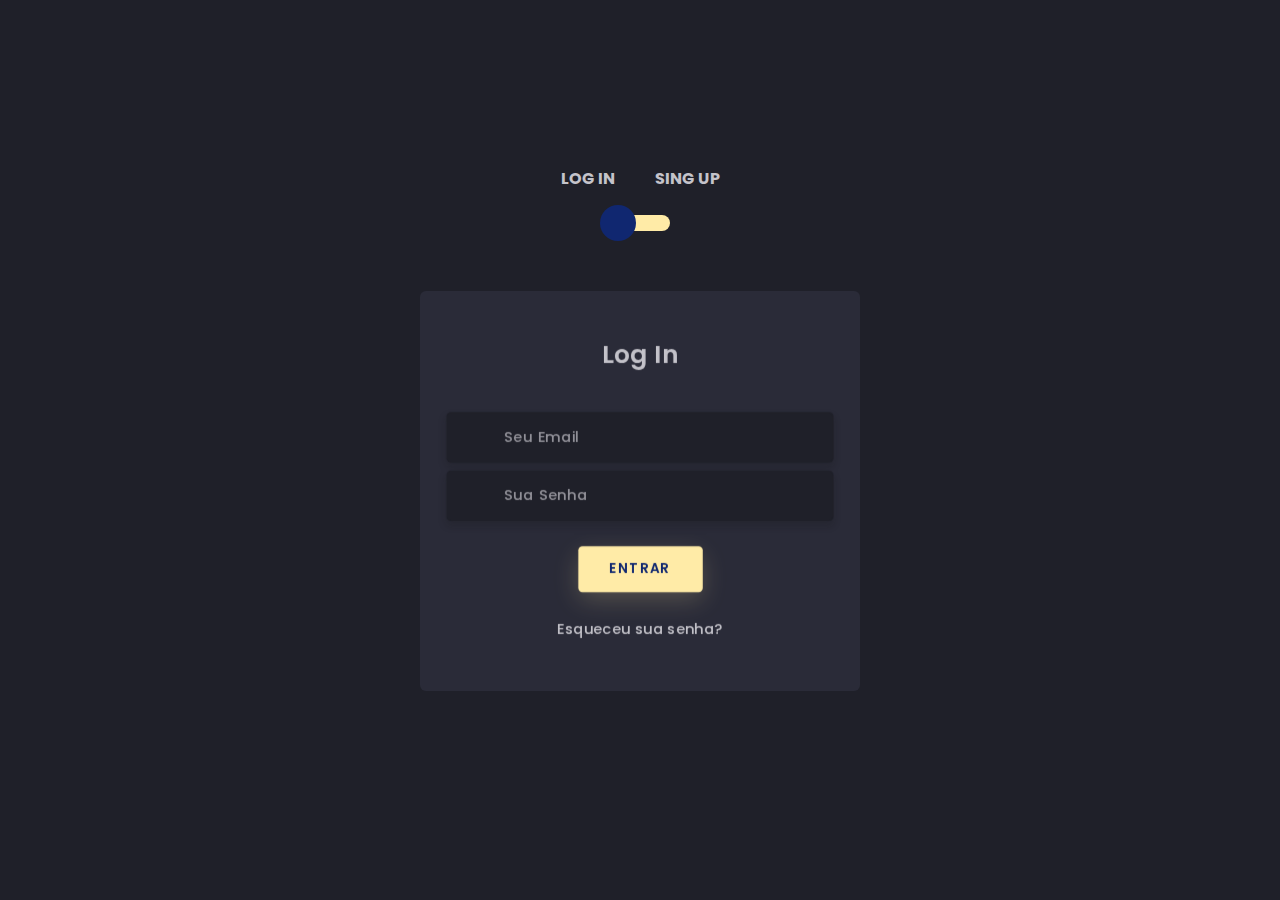
<file: welcome.html>
<!DOCTYPE html>
<html lang="en">
<head>
    <meta charset="UTF-8">
    <meta name="viewport" content="width=device-width, initial-scale=1.0">
    <title>PeaceInvesting</title>
    <link rel="stylesheet" href="https://cdnjs.cloudflare.com/ajax/libs/twitter-bootstrap/4.5.0/css/bootstrap.min.css">
    <link rel="stylesheet" href="https://unicons.iconscout.com/release/v2.1.9/css/unicons.css">
    <link rel="stylesheet" href="/css/welcome.css">
</head>
<body>

	<div class="section">
		<div class="container">
			<div class="row full-height justify-content-center">
				<div class="col-12 text-center align-self-center py-5">
					<div class="section pb-5 pt-5 pt-sm-2 text-center">
						<h6 class="mb-0 pb-3"><span>Log In</span><span>Sing Up</span></h6>
			          	<input class="checkbox" type="checkbox" id="reg-log" name="reg-log"/>
			          	<label for="reg-log"></label>
						<div class="card-3d-wrap mx-auto">
							<div class="card-3d-wrapper">
								<div class="card-front">
									<div class="center-wrap">
										<div class="section text-center">
											<h4 class="mb-4 pb-3">Log In</h4>
											<div class="form-group">
												<input type="email" name="logemail" class="form-style" placeholder="Seu Email" id="logemail" autocomplete="off">
												<i class="input-icon uil uil-at"></i>
											</div>	
											<div class="form-group mt-2">
												<input type="password" name="logpass" class="form-style" placeholder="Sua Senha" id="logpass" autocomplete="off">
												<i class="input-icon uil uil-lock-alt"></i>
											</div>
                                            <!-- SE LOG IN for VÁLIDO, CONECTAR COM O SISTEMA -->
											<a href="/view/index.html" class="btn mt-4">Entrar</a>
                            				<p class="mb-0 mt-4 text-center"><a href="#0" class="link">Esqueceu sua senha?</a></p>
				      					</div>
			      					</div>
			      				</div>
								<div class="card-back">
									<div class="center-wrap">
										<div class="section text-center">
											<h4 class="mb-4 pb-3">Sing Up</h4>
											<div class="form-group">
												<input type="text" name="logname" class="form-style" placeholder="Seu nome completo" id="logname" autocomplete="off">
												<i class="input-icon uil uil-user"></i>
											</div>	
											<div class="form-group mt-2">
												<input type="email" name="logemail" class="form-style" placeholder="Seu Email" id="logemail" autocomplete="off">
												<i class="input-icon uil uil-at"></i>
											</div>	
											<div class="form-group mt-2">
												<input type="password" name="logpass" class="form-style" placeholder="Sua Senha" id="logpass" autocomplete="off">
												<i class="input-icon uil uil-lock-alt"></i>
											</div>
                                            <!-- SE SING UP for VÁLIDO, CONECTAR COM O SISTEMA -->
											<a href="/view/index.html" class="btn mt-4">Cadastrar</a>
				      					</div>
			      					</div>
			      				</div>
			      			</div>
			      		</div>
			      	</div>
		      	</div>
	      	</div>
	    </div>
	</div>
</body>
</html>
</file>
<file: css/welcome.css>
/* Please ❤ this if you like it! */
@import url('https://fonts.googleapis.com/css?family=Poppins:400,500,600,700,800,900');

body{
	font-family: 'Poppins', sans-serif;
	font-weight: 300;
	font-size: 15px;
	line-height: 1.7;
	color: #c4c3ca;
	background-color: #1f2029;
	overflow-x: hidden;
}
a {
	cursor: pointer;
  transition: all 200ms linear;
}
a:hover {
	text-decoration: none;
}
.link {
  color: #c4c3ca;
}
.link:hover {
  color: #ffeba7;
}
p {
  font-weight: 500;
  font-size: 14px;
  line-height: 1.7;
}
h4 {
  font-weight: 600;
}
h6 span{
  padding: 0 20px;
  text-transform: uppercase;
  font-weight: 700;
}
.section{
  position: relative;
  width: 100%;
  display: block;
}
.full-height{
  min-height: 100vh;
}
[type="checkbox"]:checked,
[type="checkbox"]:not(:checked){
  position: absolute;
  left: -9999px;
}
.checkbox:checked + label,
.checkbox:not(:checked) + label{
  position: relative;
  display: block;
  text-align: center;
  width: 60px;
  height: 16px;
  border-radius: 8px;
  padding: 0;
  margin: 10px auto;
  cursor: pointer;
  background-color: #ffeba7;
}
.checkbox:checked + label:before,
.checkbox:not(:checked) + label:before{
  position: absolute;
  display: block;
  width: 36px;
  height: 36px;
  border-radius: 50%;
  color: #ffeba7;
  background-color: #102770;
  font-family: 'unicons';
  content: '\eb4f';
  z-index: 20;
  top: -10px;
  left: -10px;
  line-height: 36px;
  text-align: center;
  font-size: 24px;
  transition: all 0.5s ease;
}
.checkbox:checked + label:before {
  transform: translateX(44px) rotate(-270deg);
}


.card-3d-wrap {
  position: relative;
  width: 440px;
  max-width: 100%;
  height: 400px;
  -webkit-transform-style: preserve-3d;
  transform-style: preserve-3d;
  perspective: 800px;
  margin-top: 60px;
}
.card-3d-wrapper {
  width: 100%;
  height: 100%;
  position:absolute;    
  top: 0;
  left: 0;  
  -webkit-transform-style: preserve-3d;
  transform-style: preserve-3d;
  transition: all 600ms ease-out; 
}
.card-front, .card-back {
  width: 100%;
  height: 100%;
  background-color: #2a2b38;
  background-image: url('https://s3-us-west-2.amazonaws.com/s.cdpn.io/1462889/pat.svg');
  background-position: bottom center;
  background-repeat: no-repeat;
  background-size: 300%;
  position: absolute;
  border-radius: 6px;
  left: 0;
  top: 0;
  -webkit-transform-style: preserve-3d;
  transform-style: preserve-3d;
  -webkit-backface-visibility: hidden;
  -moz-backface-visibility: hidden;
  -o-backface-visibility: hidden;
  backface-visibility: hidden;
}
.card-back {
  transform: rotateY(180deg);
}
.checkbox:checked ~ .card-3d-wrap .card-3d-wrapper {
  transform: rotateY(180deg);
}
.center-wrap{
  position: absolute;
  width: 100%;
  padding: 0 35px;
  top: 50%;
  left: 0;
  transform: translate3d(0, -50%, 35px) perspective(100px);
  z-index: 20;
  display: block;
}


.form-group{ 
  position: relative;
  display: block;
    margin: 0;
    padding: 0;
}
.form-style {
  padding: 13px 20px;
  padding-left: 55px;
  height: 48px;
  width: 100%;
  font-weight: 500;
  border-radius: 4px;
  font-size: 14px;
  line-height: 22px;
  letter-spacing: 0.5px;
  outline: none;
  color: #c4c3ca;
  background-color: #1f2029;
  border: none;
  -webkit-transition: all 200ms linear;
  transition: all 200ms linear;
  box-shadow: 0 4px 8px 0 rgba(21,21,21,.2);
}
.form-style:focus,
.form-style:active {
  border: none;
  outline: none;
  box-shadow: 0 4px 8px 0 rgba(21,21,21,.2);
}
.input-icon {
  position: absolute;
  top: 0;
  left: 18px;
  height: 48px;
  font-size: 24px;
  line-height: 48px;
  text-align: left;
  color: #ffeba7;
  -webkit-transition: all 200ms linear;
    transition: all 200ms linear;
}

.form-group input:-ms-input-placeholder  {
  color: #c4c3ca;
  opacity: 0.7;
  -webkit-transition: all 200ms linear;
    transition: all 200ms linear;
}
.form-group input::-moz-placeholder  {
  color: #c4c3ca;
  opacity: 0.7;
  -webkit-transition: all 200ms linear;
    transition: all 200ms linear;
}
.form-group input:-moz-placeholder  {
  color: #c4c3ca;
  opacity: 0.7;
  -webkit-transition: all 200ms linear;
    transition: all 200ms linear;
}
.form-group input::-webkit-input-placeholder  {
  color: #c4c3ca;
  opacity: 0.7;
  -webkit-transition: all 200ms linear;
    transition: all 200ms linear;
}
.form-group input:focus:-ms-input-placeholder  {
  opacity: 0;
  -webkit-transition: all 200ms linear;
    transition: all 200ms linear;
}
.form-group input:focus::-moz-placeholder  {
  opacity: 0;
  -webkit-transition: all 200ms linear;
    transition: all 200ms linear;
}
.form-group input:focus:-moz-placeholder  {
  opacity: 0;
  -webkit-transition: all 200ms linear;
    transition: all 200ms linear;
}
.form-group input:focus::-webkit-input-placeholder  {
  opacity: 0;
  -webkit-transition: all 200ms linear;
    transition: all 200ms linear;
}

.btn{  
  border-radius: 4px;
  height: 44px;
  font-size: 13px;
  font-weight: 600;
  text-transform: uppercase;
  -webkit-transition : all 200ms linear;
  transition: all 200ms linear;
  padding: 0 30px;
  letter-spacing: 1px;
  display: -webkit-inline-flex;
  display: -ms-inline-flexbox;
  display: inline-flex;
  -webkit-align-items: center;
  -moz-align-items: center;
  -ms-align-items: center;
  align-items: center;
  -webkit-justify-content: center;
  -moz-justify-content: center;
  -ms-justify-content: center;
  justify-content: center;
  -ms-flex-pack: center;
  text-align: center;
  border: none;
  background-color: #ffeba7;
  color: #102770;
  box-shadow: 0 8px 24px 0 rgba(255,235,167,.2);
}
.btn:active,
.btn:focus{  
  background-color: #102770;
  color: #ffeba7;
  box-shadow: 0 8px 24px 0 rgba(16,39,112,.2);
}
.btn:hover{  
  background-color: #102770;
  color: #ffeba7;
  box-shadow: 0 8px 24px 0 rgba(16,39,112,.2);
}

.logo {
	position: absolute;
	top: 30px;
	right: 30px;
	display: block;
	z-index: 100;
	transition: all 250ms linear;
}
.logo img {
	height: 26px;
	width: auto;
	display: block;
}
</file>
